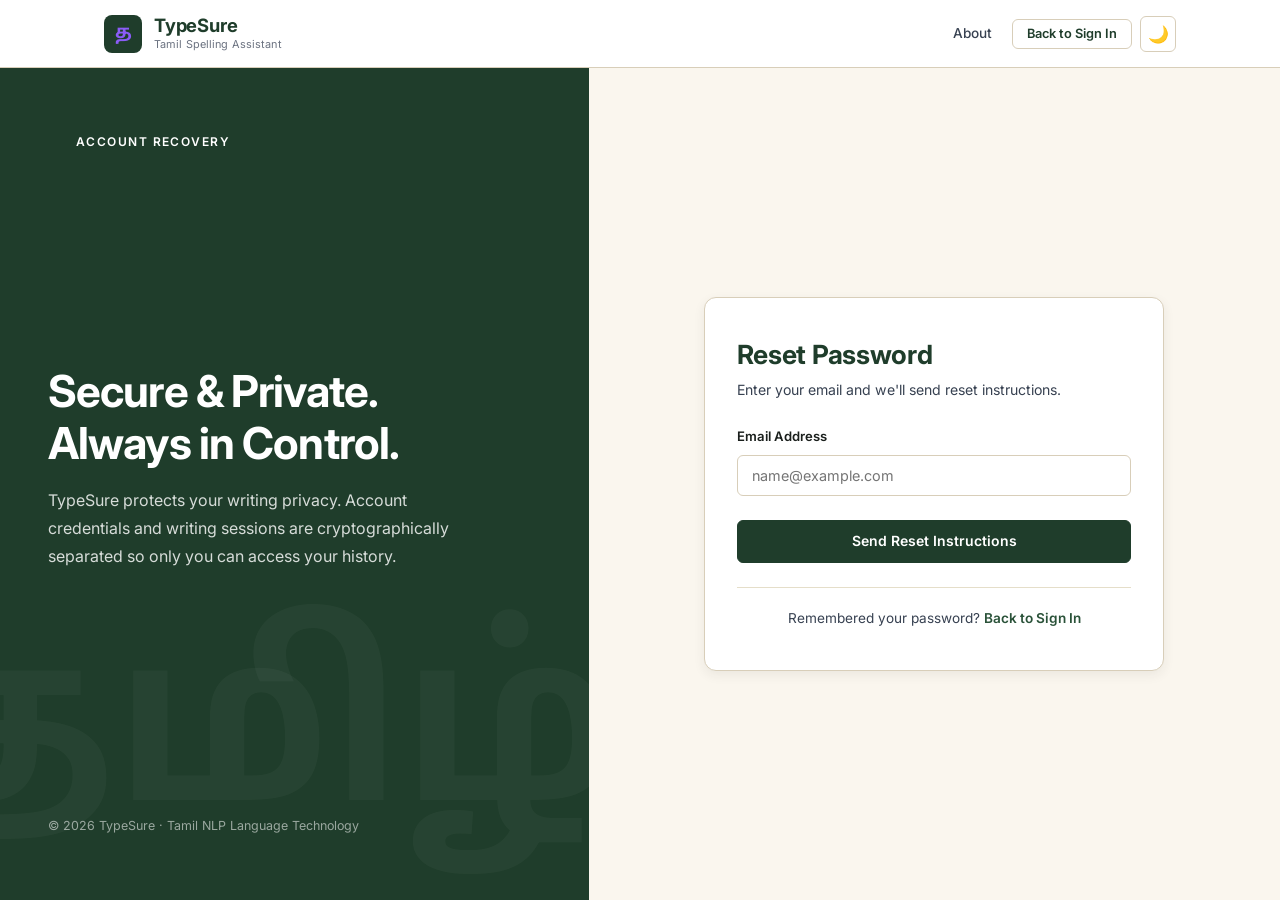
<file: templates/forgot_password.html>
<!DOCTYPE html>
<!-- Author: Harini M -->
<html lang="ta" dir="ltr">
<head>
  <meta charset="UTF-8" />
  <meta name="viewport" content="width=device-width, initial-scale=1.0" />
  <title>Reset Password — TypeSure</title>
  <meta name="description" content="Recover access to your TypeSure account." />
  <link rel="icon" type="image/x-icon" href="/favicon.ico" />
  <link rel="icon" type="image/png" sizes="32x32" href="/static/favicon-32x32.png" />
  <link rel="icon" type="image/png" sizes="16x16" href="/static/favicon-16x16.png" />

  <!-- Fonts -->
  <link rel="preconnect" href="https://fonts.googleapis.com" />
  <link rel="preconnect" href="https://fonts.gstatic.com" crossorigin />
  <link href="https://fonts.googleapis.com/css2?family=Inter:wght@300;400;500;600;700&family=Noto+Sans+Tamil:wght@300;400;500;600;700&display=swap" rel="stylesheet" />

  <link rel="stylesheet" href="/static/css/style.css" />

  <script>
    (function() {
      const savedTheme = localStorage.getItem('typesure_theme') || 'light';
      if (savedTheme === 'dark') {
        document.documentElement.setAttribute('data-theme', 'dark');
      }
    })();
  </script>
</head>
<body>

<header class="site-header">
  <div class="container header-inner">
    <a href="/" class="brand" aria-label="TypeSure Home">
      <div class="brand-logo" aria-hidden="true">
        <span class="logo-icon">த</span>
      </div>
      <div class="brand-text">
        <span class="brand-name">TypeSure</span>
        <span class="brand-subtitle">Tamil Spelling Assistant</span>
      </div>
    </a>
    <nav class="site-nav" aria-label="Main navigation">
      <a href="/about" class="nav-link">About</a>
      <a href="/login" class="btn btn-outline btn-sm">Back to Sign In</a>
      <button class="theme-toggle-btn" id="theme-toggle" aria-label="Toggle light or dark theme" title="Toggle theme">
        <span class="theme-toggle-icon" id="theme-icon">🌙</span>
      </button>
    </nav>
  </div>
</header>

<main class="auth-split-wrapper">
  <!-- Left Editorial Hero Section -->
  <section class="auth-left" aria-label="Brand Overview">
    <div class="auth-brand-badge">Account Recovery</div>
    
    <div class="auth-left-content">
      <h1 class="auth-left-title">
        Secure &amp; Private.<br />
        <span style="color: var(--gold);">Always in Control.</span>
      </h1>
      <p class="auth-left-desc">
        TypeSure protects your writing privacy. Account credentials and
        writing sessions are cryptographically separated so only you can access
        your history.
      </p>
    </div>

    <div class="auth-left-footer">
      &copy; <span id="copy-year"></span> TypeSure · Tamil NLP Language Technology
    </div>
  </section>

  <!-- Right Authentication Form Section -->
  <section class="auth-right" aria-label="Password Reset Form">
    <div class="auth-card">
      <div class="auth-card-header">
        <h2 class="auth-card-title">Reset Password</h2>
        <p class="auth-card-subtitle">Enter your email and we'll send reset instructions.</p>
      </div>

      <div class="notice notice-info hidden" id="reset-success-alert" role="status" style="margin-bottom: var(--sp-4);">
        <span class="notice-icon">✓</span>
        <span id="reset-success-msg">Reset instructions sent. Please check your inbox.</span>
      </div>

      <div class="notice notice-error hidden" id="reset-error-alert" role="alert" style="margin-bottom: var(--sp-4);">
        <span class="notice-icon">⚠️</span>
        <span id="reset-error-msg">Could not process request.</span>
      </div>

      <form id="forgot-form" class="auth-form" novalidate>
        <div class="form-group">
          <label class="form-label" for="reset-email">Email Address</label>
          <input
            type="email"
            id="reset-email"
            name="email"
            class="form-input"
            placeholder="name@example.com"
            required
            autocomplete="email"
          />
        </div>

        <button type="submit" class="btn btn-primary" id="btn-reset-submit" style="width: 100%; padding: 12px; margin-top: var(--sp-2);">
          Send Reset Instructions
        </button>
      </form>

      <div class="auth-card-footer">
        Remembered your password?
        <a href="/login" class="form-link">Back to Sign In</a>
      </div>
    </div>
  </section>
</main>

<script src="/static/js/auth.js"></script>
</body>
</html>
</file>
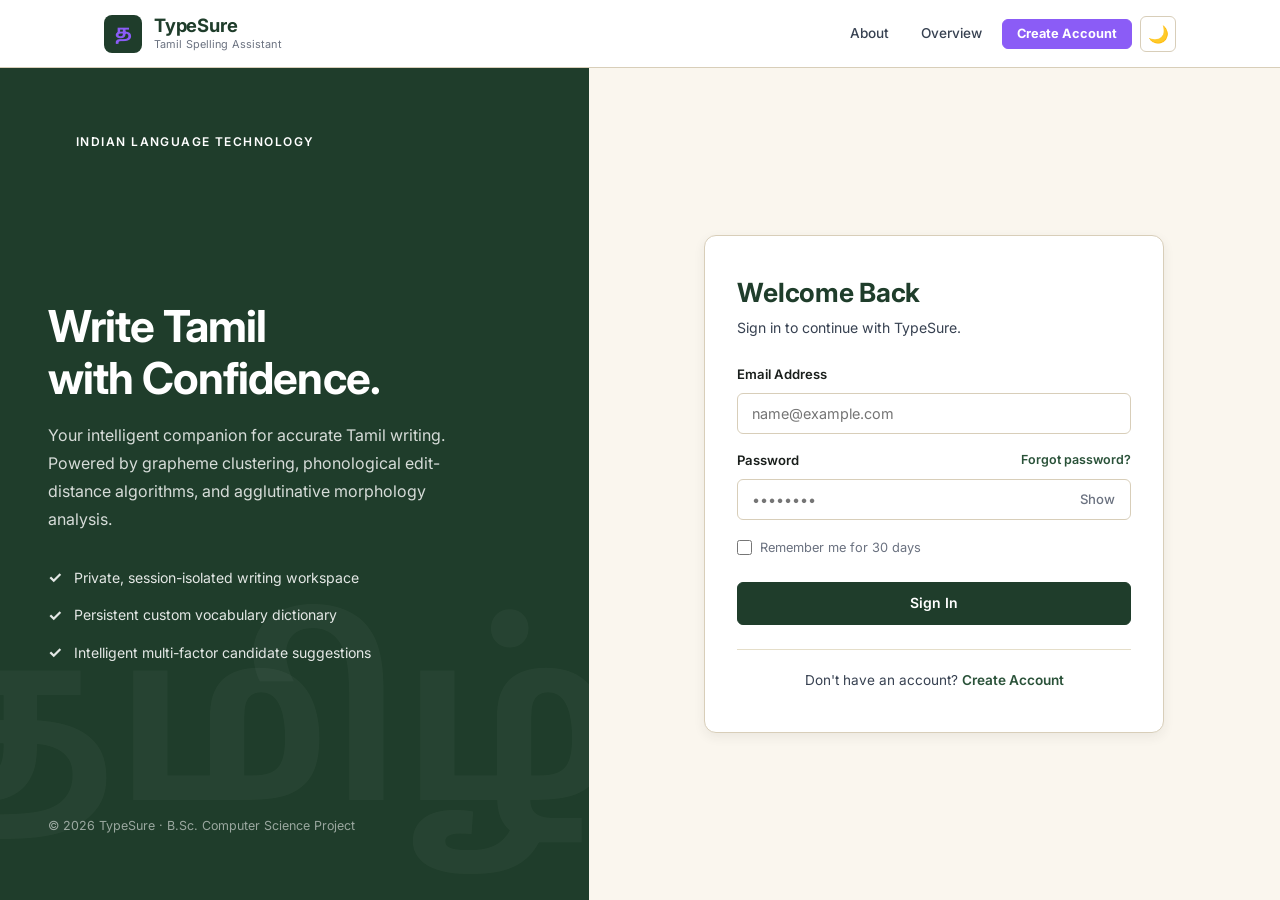
<file: templates/login.html>
<!DOCTYPE html>
<!-- Author: Harini M -->
<html lang="ta" dir="ltr">
<head>
  <meta charset="UTF-8" />
  <meta name="viewport" content="width=device-width, initial-scale=1.0" />
  <title>Sign In — TypeSure</title>
  <meta name="description" content="Sign in to your TypeSure account to manage your Tamil spelling checks, custom dictionary, and writing history." />
  <link rel="icon" type="image/x-icon" href="/favicon.ico" />
  <link rel="icon" type="image/png" sizes="32x32" href="/static/favicon-32x32.png" />
  <link rel="icon" type="image/png" sizes="16x16" href="/static/favicon-16x16.png" />

  <!-- Fonts -->
  <link rel="preconnect" href="https://fonts.googleapis.com" />
  <link rel="preconnect" href="https://fonts.gstatic.com" crossorigin />
  <link href="https://fonts.googleapis.com/css2?family=Inter:wght@300;400;500;600;700&family=Noto+Sans+Tamil:wght@300;400;500;600;700&display=swap" rel="stylesheet" />

  <link rel="stylesheet" href="/static/css/style.css" />

  <!-- Theme initialization script (prevents flash of wrong theme) -->
  <script>
    (function() {
      const savedTheme = localStorage.getItem('typesure_theme') || 'light';
      if (savedTheme === 'dark') {
        document.documentElement.setAttribute('data-theme', 'dark');
      }
    })();
  </script>
</head>
<body>

<header class="site-header">
  <div class="container header-inner">
    <a href="/" class="brand" aria-label="TypeSure Home">
      <div class="brand-logo" aria-hidden="true">
        <span class="logo-icon">த</span>
      </div>
      <div class="brand-text">
        <span class="brand-name">TypeSure</span>
        <span class="brand-subtitle">Tamil Spelling Assistant</span>
      </div>
    </a>
    <nav class="site-nav" aria-label="Main navigation">
      <a href="/about" class="nav-link">About</a>
      <a href="/landing" class="nav-link">Overview</a>
      <a href="/register" class="btn btn-accent btn-sm">Create Account</a>
      <button class="theme-toggle-btn" id="theme-toggle" aria-label="Toggle light or dark theme" title="Toggle theme">
        <span class="theme-toggle-icon" id="theme-icon">🌙</span>
      </button>
    </nav>
  </div>
</header>

<main class="auth-split-wrapper">
  <!-- Left Editorial Hero Section -->
  <section class="auth-left" aria-label="Brand Overview">
    <div class="auth-brand-badge">Indian Language Technology</div>
    
    <div class="auth-left-content">
      <h1 class="auth-left-title">
        Write Tamil<br />
        with <span style="color: var(--gold);">Confidence.</span>
      </h1>
      <p class="auth-left-desc">
        Your intelligent companion for accurate Tamil writing. Powered by
        grapheme clustering, phonological edit-distance algorithms, and
        agglutinative morphology analysis.
      </p>

      <div class="auth-features-list">
        <div class="auth-feature-point">
          <span class="check-glyph">✓</span>
          <span>Private, session-isolated writing workspace</span>
        </div>
        <div class="auth-feature-point">
          <span class="check-glyph">✓</span>
          <span>Persistent custom vocabulary dictionary</span>
        </div>
        <div class="auth-feature-point">
          <span class="check-glyph">✓</span>
          <span>Intelligent multi-factor candidate suggestions</span>
        </div>
      </div>
    </div>

    <div class="auth-left-footer">
      &copy; <span id="copy-year"></span> TypeSure · B.Sc. Computer Science Project
    </div>
  </section>

  <!-- Right Authentication Form Section -->
  <section class="auth-right" aria-label="Sign In Form">
    <div class="auth-card">
      <div class="auth-card-header">
        <h2 class="auth-card-title">Welcome Back</h2>
        <p class="auth-card-subtitle">Sign in to continue with TypeSure.</p>
      </div>

      <div class="notice notice-error hidden" id="login-error-alert" role="alert" style="margin-bottom: var(--sp-4);">
        <span class="notice-icon">⚠️</span>
        <span id="login-error-msg">Invalid credentials.</span>
      </div>

      <form id="login-form" class="auth-form" novalidate>
        <div class="form-group">
          <label class="form-label" for="login-email">Email Address</label>
          <input
            type="email"
            id="login-email"
            name="email"
            class="form-input"
            placeholder="name@example.com"
            required
            autocomplete="email"
          />
        </div>

        <div class="form-group">
          <div class="form-label">
            <label for="login-password">Password</label>
            <a href="/forgot-password" class="form-link" style="font-size: 0.78rem;">Forgot password?</a>
          </div>
          <div class="input-with-icon">
            <input
              type="password"
              id="login-password"
              name="password"
              class="form-input"
              placeholder="••••••••"
              required
              autocomplete="current-password"
            />
            <button type="button" class="input-action-btn" id="toggle-password" aria-label="Toggle password visibility">
              Show
            </button>
          </div>
        </div>

        <div class="form-options-row">
          <label class="checkbox-label" for="login-remember">
            <input type="checkbox" id="login-remember" name="remember" />
            <span>Remember me for 30 days</span>
          </label>
        </div>

        <button type="submit" class="btn btn-primary" id="btn-login-submit" style="width: 100%; padding: 12px; margin-top: var(--sp-2);">
          Sign In
        </button>
      </form>

      <div class="auth-card-footer">
        Don't have an account?
        <a href="/register" class="form-link">Create Account</a>
      </div>
    </div>
  </section>
</main>

<script src="/static/js/auth.js"></script>
</body>
</html>
</file>
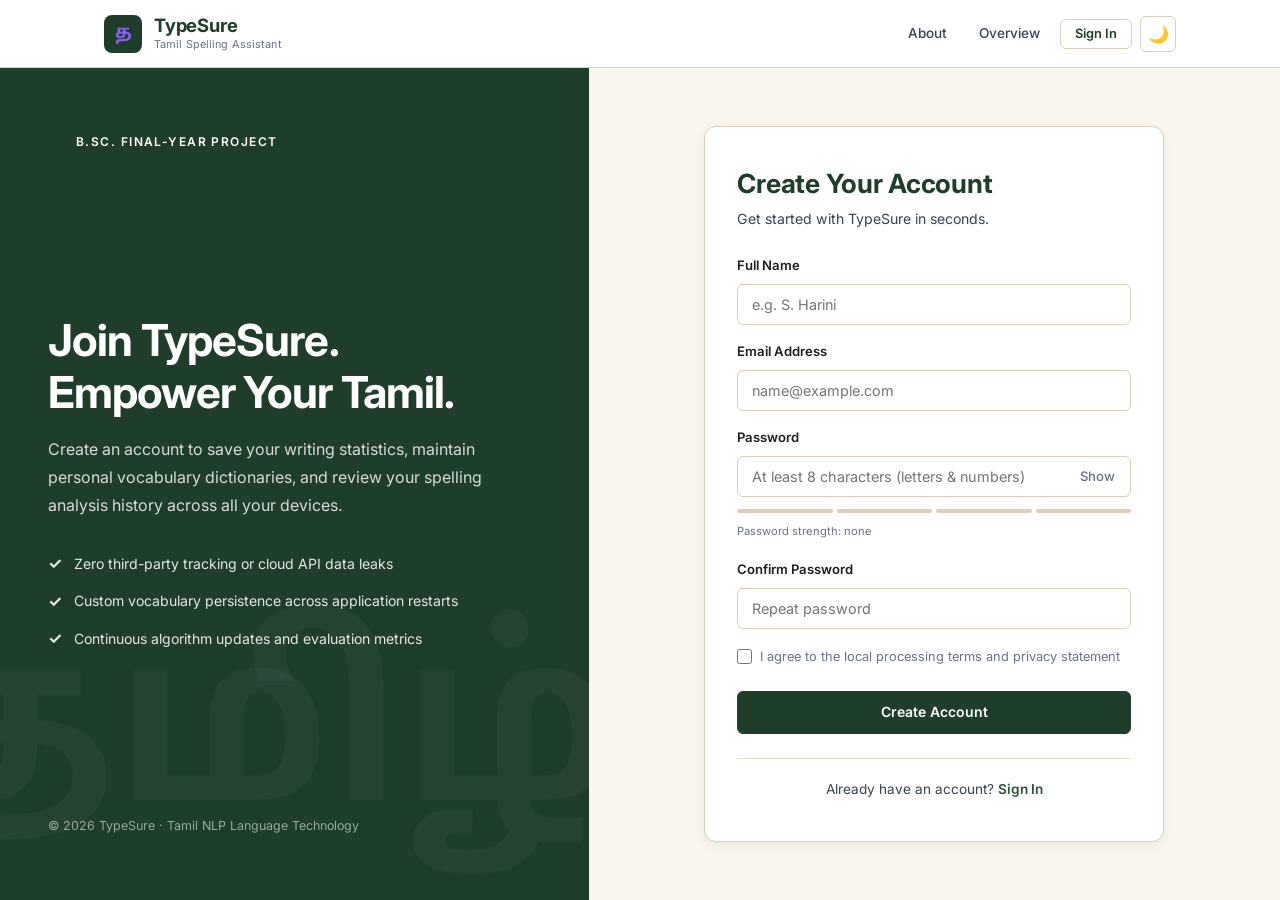
<file: templates/register.html>
<!DOCTYPE html>
<!-- Author: Harini M -->
<html lang="ta" dir="ltr">
<head>
  <meta charset="UTF-8" />
  <meta name="viewport" content="width=device-width, initial-scale=1.0" />
  <title>Create Account — TypeSure</title>
  <meta name="description" content="Register for a TypeSure account to unlock persistent history, custom dictionary imports, and Tamil writing analytics." />
  <link rel="icon" type="image/x-icon" href="/favicon.ico" />
  <link rel="icon" type="image/png" sizes="32x32" href="/static/favicon-32x32.png" />
  <link rel="icon" type="image/png" sizes="16x16" href="/static/favicon-16x16.png" />

  <!-- Fonts -->
  <link rel="preconnect" href="https://fonts.googleapis.com" />
  <link rel="preconnect" href="https://fonts.gstatic.com" crossorigin />
  <link href="https://fonts.googleapis.com/css2?family=Inter:wght@300;400;500;600;700&family=Noto+Sans+Tamil:wght@300;400;500;600;700&display=swap" rel="stylesheet" />

  <link rel="stylesheet" href="/static/css/style.css" />

  <script>
    (function() {
      const savedTheme = localStorage.getItem('typesure_theme') || 'light';
      if (savedTheme === 'dark') {
        document.documentElement.setAttribute('data-theme', 'dark');
      }
    })();
  </script>
</head>
<body>

<header class="site-header">
  <div class="container header-inner">
    <a href="/" class="brand" aria-label="TypeSure Home">
      <div class="brand-logo" aria-hidden="true">
        <span class="logo-icon">த</span>
      </div>
      <div class="brand-text">
        <span class="brand-name">TypeSure</span>
        <span class="brand-subtitle">Tamil Spelling Assistant</span>
      </div>
    </a>
    <nav class="site-nav" aria-label="Main navigation">
      <a href="/about" class="nav-link">About</a>
      <a href="/landing" class="nav-link">Overview</a>
      <a href="/login" class="btn btn-outline btn-sm">Sign In</a>
      <button class="theme-toggle-btn" id="theme-toggle" aria-label="Toggle light or dark theme" title="Toggle theme">
        <span class="theme-toggle-icon" id="theme-icon">🌙</span>
      </button>
    </nav>
  </div>
</header>

<main class="auth-split-wrapper">
  <!-- Left Editorial Hero Section -->
  <section class="auth-left" aria-label="Brand Overview">
    <div class="auth-brand-badge">B.Sc. Final-Year Project</div>
    
    <div class="auth-left-content">
      <h1 class="auth-left-title">
        Join TypeSure.<br />
        <span style="color: var(--gold);">Empower Your Tamil.</span>
      </h1>
      <p class="auth-left-desc">
        Create an account to save your writing statistics, maintain personal
        vocabulary dictionaries, and review your spelling analysis history
        across all your devices.
      </p>

      <div class="auth-features-list">
        <div class="auth-feature-point">
          <span class="check-glyph">✓</span>
          <span>Zero third-party tracking or cloud API data leaks</span>
        </div>
        <div class="auth-feature-point">
          <span class="check-glyph">✓</span>
          <span>Custom vocabulary persistence across application restarts</span>
        </div>
        <div class="auth-feature-point">
          <span class="check-glyph">✓</span>
          <span>Continuous algorithm updates and evaluation metrics</span>
        </div>
      </div>
    </div>

    <div class="auth-left-footer">
      &copy; <span id="copy-year"></span> TypeSure · Tamil NLP Language Technology
    </div>
  </section>

  <!-- Right Authentication Form Section -->
  <section class="auth-right" aria-label="Registration Form">
    <div class="auth-card">
      <div class="auth-card-header">
        <h2 class="auth-card-title">Create Your Account</h2>
        <p class="auth-card-subtitle">Get started with TypeSure in seconds.</p>
      </div>

      <div class="notice notice-error hidden" id="register-error-alert" role="alert" style="margin-bottom: var(--sp-4);">
        <span class="notice-icon">⚠️</span>
        <span id="register-error-msg">Registration error.</span>
      </div>

      <form id="register-form" class="auth-form" novalidate>
        <div class="form-group">
          <label class="form-label" for="reg-name">Full Name</label>
          <input
            type="text"
            id="reg-name"
            name="full_name"
            class="form-input"
            placeholder="e.g. S. Harini"
            required
            autocomplete="name"
          />
        </div>

        <div class="form-group">
          <label class="form-label" for="reg-email">Email Address</label>
          <input
            type="email"
            id="reg-email"
            name="email"
            class="form-input"
            placeholder="name@example.com"
            required
            autocomplete="email"
          />
        </div>

        <div class="form-group">
          <label class="form-label" for="reg-password">Password</label>
          <div class="input-with-icon">
            <input
              type="password"
              id="reg-password"
              name="password"
              class="form-input"
              placeholder="At least 8 characters (letters &amp; numbers)"
              required
              autocomplete="new-password"
            />
            <button type="button" class="input-action-btn" id="toggle-reg-password" aria-label="Toggle password visibility">
              Show
            </button>
          </div>
          <!-- Password strength meter -->
          <div class="password-strength-container">
            <div class="strength-bars">
              <div class="strength-segment" id="str-1"></div>
              <div class="strength-segment" id="str-2"></div>
              <div class="strength-segment" id="str-3"></div>
              <div class="strength-segment" id="str-4"></div>
            </div>
            <span class="strength-label" id="strength-text">Password strength: none</span>
          </div>
        </div>

        <div class="form-group">
          <label class="form-label" for="reg-confirm-password">Confirm Password</label>
          <input
            type="password"
            id="reg-confirm-password"
            name="confirm_password"
            class="form-input"
            placeholder="Repeat password"
            required
            autocomplete="new-password"
          />
          <span class="form-error-feedback hidden" id="confirm-feedback">Passwords do not match.</span>
        </div>

        <div class="form-options-row">
          <label class="checkbox-label" for="reg-terms">
            <input type="checkbox" id="reg-terms" required />
            <span>I agree to the local processing terms and privacy statement</span>
          </label>
        </div>

        <button type="submit" class="btn btn-primary" id="btn-register-submit" style="width: 100%; padding: 12px; margin-top: var(--sp-2);">
          Create Account
        </button>
      </form>

      <div class="auth-card-footer">
        Already have an account?
        <a href="/login" class="form-link">Sign In</a>
      </div>
    </div>
  </section>
</main>

<script src="/static/js/auth.js"></script>
</body>
</html>
</file>
<file: static/css/style.css>
/* Author: Harini M */
/* ==========================================================================
   TypeSure — Premium Design System
   Tamil Spelling Detection & Correction
   Design: Editorial SaaS + Indian Language Technology
   ========================================================================== */

/* --------------------------------------------------------------------------
   1. Design Tokens
   -------------------------------------------------------------------------- */
:root {
  /* Brand Palette (Exact Specifications: Forest Green + Sand Beige + Electric Purple) */
  --forest:          #1F3D2B;
  --forest-deep:     #14281C;
  --sand:            #E8DCC4;
  --sand-light:      #FAF6EE;
  --purple:          #8B5CF6;
  --purple-hover:    #7C3AED;
  --purple-light:    #F5F3FF;
  --charcoal:        #1A1F1C;
  --white:           #FFFFFF;
  --grey:            #6B7280;
  --soft-border:     #D8CEB9;
  --error-red:       #DC2626;

  /* Semantic Variables (Light Theme) */
  --color-bg:              var(--sand-light);
  --color-surface:         var(--white);
  --color-surface-hover:   #F3EDE0;
  --color-primary:         var(--forest);
  --color-primary-deep:    var(--forest-deep);
  --color-secondary:       #2A5239;
  --color-accent:          var(--purple);
  --color-accent-hover:    var(--purple-hover);
  --color-text:            var(--charcoal);
  --color-text-secondary:  #374151;
  --color-text-muted:      var(--grey);
  --color-border:          var(--soft-border);
  --color-border-light:    #E5DEC9;

  /* States */
  --color-warning:         #B45309;
  --color-warning-bg:      #FEF3C7;
  --color-warning-border:  #FCD34D;
  --color-danger:          var(--error-red);
  --color-danger-bg:       #FEE2E2;
  --color-danger-border:   #FCA5A5;
  --color-success:         #059669;
  --color-success-bg:      #D1FAE5;
  --color-info:            #2563EB;
  --color-info-bg:         #DBEAFE;
  --color-info-border:     #93C5FD;

  /* Typography */
  --font-ui:    'Inter', system-ui, -apple-system, 'Segoe UI', sans-serif;
  --font-tamil: 'Noto Sans Tamil', 'Latha', 'TAU_Elango_Barathi', sans-serif;
  --font-mono:  'SF Mono', 'Fira Code', 'Consolas', monospace;

  /* Spacing (4px grid) */
  --sp-1:  0.25rem;
  --sp-2:  0.5rem;
  --sp-3:  0.75rem;
  --sp-4:  1rem;
  --sp-5:  1.25rem;
  --sp-6:  1.5rem;
  --sp-8:  2rem;
  --sp-10: 2.5rem;
  --sp-12: 3rem;
  --sp-16: 4rem;
  --sp-20: 5rem;
  --sp-24: 6rem;

  /* Radii */
  --radius-sm:   4px;
  --radius-md:   6px;
  --radius-lg:   8px;
  --radius-xl:   12px;
  --radius-full: 9999px;

  /* Shadows */
  --shadow-xs:  0 1px 2px rgba(41,45,42,0.04);
  --shadow-sm:  0 1px 4px rgba(41,45,42,0.06), 0 1px 2px rgba(41,45,42,0.03);
  --shadow-md:  0 4px 12px rgba(41,45,42,0.07);
  --shadow-lg:  0 8px 28px rgba(41,45,42,0.09);
  --shadow-xl:  0 16px 48px rgba(41,45,42,0.12);

  /* Motion */
  --ease:           cubic-bezier(0.4, 0, 0.2, 1);
  --duration:       160ms;
  --duration-slow:  280ms;

  /* Layout */
  --container-max:    1120px;
  --container-narrow: 840px;
  --header-height:    68px;
}

/* --------------------------------------------------------------------------
   2. Reset & Base
   -------------------------------------------------------------------------- */
*, *::before, *::after { box-sizing: border-box; margin: 0; padding: 0; }

html {
  font-size: 16px;
  scroll-behavior: smooth;
  -webkit-font-smoothing: antialiased;
  -moz-osx-font-smoothing: grayscale;
  text-rendering: optimizeLegibility;
}

body {
  font-family: var(--font-ui);
  background: var(--color-bg);
  color: var(--color-text);
  line-height: 1.6;
  min-height: 100vh;
  display: flex;
  flex-direction: column;
}

img, svg { display: block; max-width: 100%; }

a {
  color: var(--color-secondary);
  text-decoration: none;
  transition: color var(--duration) var(--ease);
}
a:hover { color: var(--color-primary); }

button { cursor: pointer; font-family: inherit; }
ul, ol { list-style: none; }

::selection {
  background: rgba(40,116,91,0.15);
  color: var(--color-primary);
}

/* --------------------------------------------------------------------------
   3. Utilities
   -------------------------------------------------------------------------- */
.hidden { display: none !important; }

.container {
  width: 100%;
  max-width: var(--container-max);
  margin: 0 auto;
  padding: 0 var(--sp-6);
}

.tamil-text {
  font-family: var(--font-tamil);
  font-size: 1.05em;
}

.section-label {
  display: inline-block;
  font-size: 0.7rem;
  font-weight: 700;
  letter-spacing: 0.12em;
  text-transform: uppercase;
  color: var(--color-accent);
  margin-bottom: var(--sp-4);
}

.section-title {
  font-size: 1.75rem;
  font-weight: 700;
  color: var(--color-primary);
  line-height: 1.25;
  margin-bottom: var(--sp-3);
}

.section-desc {
  font-size: 1rem;
  color: var(--color-text-secondary);
  line-height: 1.75;
  max-width: 560px;
}

/* --------------------------------------------------------------------------
   4. Buttons
   -------------------------------------------------------------------------- */
.btn {
  display: inline-flex;
  align-items: center;
  justify-content: center;
  gap: 6px;
  padding: 10px 22px;
  border-radius: var(--radius-md);
  font-size: 0.875rem;
  font-weight: 600;
  border: 1.5px solid transparent;
  transition: all var(--duration) var(--ease);
  white-space: nowrap;
  line-height: 1.2;
  text-decoration: none;
}
.btn:hover { text-decoration: none; }
.btn:active { transform: scale(0.97); }
.btn:disabled {
  opacity: 0.35;
  cursor: not-allowed;
  transform: none !important;
}
.btn:focus-visible {
  outline: 2px solid var(--color-accent);
  outline-offset: 2px;
}
.btn-sm { padding: 6px 14px; font-size: 0.8rem; }
.btn-lg { padding: 14px 32px; font-size: 0.95rem; font-weight: 700; }
.btn-icon { font-size: 1rem; }

.btn-primary {
  background: var(--color-primary);
  color: var(--white);
  border-color: var(--color-primary);
}
.btn-primary:hover {
  background: var(--color-primary-deep);
  border-color: var(--color-primary-deep);
  box-shadow: 0 2px 8px rgba(21,60,50,0.2);
}

.btn-accent {
  background: var(--color-accent);
  color: #FFFFFF;
  border-color: var(--color-accent);
  font-weight: 700;
}
.btn-accent:hover {
  background: var(--color-accent-hover);
  border-color: var(--color-accent-hover);
  color: #FFFFFF;
}

.btn-outline {
  background: transparent;
  color: var(--color-primary);
  border-color: var(--color-border);
}
.btn-outline:hover {
  border-color: var(--color-primary);
  background: rgba(21,60,50,0.04);
}

.btn-outline-light {
  background: transparent;
  color: var(--white);
  border-color: rgba(255,255,255,0.35);
}
.btn-outline-light:hover {
  background: rgba(255,255,255,0.08);
  border-color: rgba(255,255,255,0.6);
}

.btn-ghost {
  background: transparent;
  color: var(--color-text-secondary);
  border-color: transparent;
}
.btn-ghost:hover {
  background: rgba(21,60,50,0.05);
  color: var(--color-primary);
}

.btn-danger {
  background: var(--color-danger);
  color: var(--white);
  border-color: var(--color-danger);
}
.btn-danger:hover {
  background: #7f3025;
  border-color: #7f3025;
}

/* --------------------------------------------------------------------------
   5. Header & Navigation
   -------------------------------------------------------------------------- */
.site-header {
  position: sticky;
  top: 0;
  z-index: 100;
  background: var(--color-surface);
  border-bottom: 1px solid var(--color-border);
  height: var(--header-height);
}

.header-inner {
  display: flex;
  align-items: center;
  justify-content: space-between;
  height: var(--header-height);
  gap: var(--sp-6);
}

/* Brand */
.brand {
  display: flex;
  align-items: center;
  gap: var(--sp-3);
  text-decoration: none;
  flex-shrink: 0;
}

.brand-logo {
  width: 38px;
  height: 38px;
  background: var(--color-primary);
  border-radius: var(--radius-lg);
  display: flex;
  align-items: center;
  justify-content: center;
  flex-shrink: 0;
}

.logo-icon {
  font-family: var(--font-tamil);
  color: var(--color-accent);
  font-size: 1.15rem;
  font-weight: 700;
}

.brand-text {
  display: flex;
  flex-direction: column;
}

.brand-name {
  font-size: 1.15rem;
  font-weight: 700;
  color: var(--color-primary);
  line-height: 1.15;
  letter-spacing: -0.01em;
}

.brand-subtitle {
  font-size: 0.68rem;
  color: var(--color-text-muted);
  font-weight: 400;
  letter-spacing: 0.01em;
}

/* Nav */
.site-nav {
  display: flex;
  align-items: center;
  gap: var(--sp-2);
}

.nav-link {
  font-size: 0.85rem;
  font-weight: 500;
  color: var(--color-text-secondary);
  padding: 6px 12px;
  border-radius: var(--radius-md);
  transition: color var(--duration) var(--ease), background var(--duration) var(--ease);
}
.nav-link:hover,
.nav-link.active {
  color: var(--color-primary);
  background: rgba(21,60,50,0.05);
  text-decoration: none;
}

.hamburger {
  display: none;
  flex-direction: column;
  justify-content: space-between;
  width: 22px;
  height: 16px;
  background: none;
  border: none;
  padding: 0;
}
.hamburger span {
  display: block;
  height: 2px;
  background: var(--color-text);
  border-radius: 2px;
  transition: var(--duration) var(--ease);
}

/* --------------------------------------------------------------------------
   6. Hero Section
   -------------------------------------------------------------------------- */
.hero {
  background: var(--color-primary);
  color: var(--white);
  padding: var(--sp-20) 0 var(--sp-24);
  position: relative;
  overflow: hidden;
}

.hero::after {
  content: 'தமிழ்';
  position: absolute;
  right: -2%;
  top: 50%;
  transform: translateY(-50%);
  font-family: var(--font-tamil);
  font-size: clamp(12rem, 22vw, 20rem);
  font-weight: 700;
  color: rgba(255,255,255,0.03);
  pointer-events: none;
  line-height: 1;
  white-space: nowrap;
}

.hero-content {
  position: relative;
  z-index: 1;
  max-width: 640px;
}

.hero-label {
  display: inline-flex;
  align-items: center;
  gap: var(--sp-2);
  font-size: 0.7rem;
  font-weight: 600;
  letter-spacing: 0.1em;
  text-transform: uppercase;
  color: var(--color-accent);
  margin-bottom: var(--sp-6);
}

.hero-label::before {
  content: '';
  display: block;
  width: 24px;
  height: 1.5px;
  background: var(--color-accent);
}

.hero-title {
  font-size: clamp(2.2rem, 5vw, 3.2rem);
  font-weight: 700;
  line-height: 1.15;
  margin-bottom: var(--sp-6);
  letter-spacing: -0.02em;
}

.hero-accent {
  color: var(--color-accent);
}

.hero-desc {
  font-size: 1.05rem;
  opacity: 0.85;
  line-height: 1.75;
  margin-bottom: var(--sp-8);
  max-width: 520px;
}

.hero-cta {
  display: flex;
  align-items: center;
  gap: var(--sp-4);
  flex-wrap: wrap;
}

/* --------------------------------------------------------------------------
   7. Features Section
   -------------------------------------------------------------------------- */
.features-section {
  padding: var(--sp-24) 0;
  background: var(--color-bg);
}

.features-header {
  text-align: center;
  margin-bottom: var(--sp-12);
}
.features-header .section-label { color: var(--color-accent); }
.features-header .section-desc { margin: 0 auto; }

.features-grid {
  display: grid;
  grid-template-columns: repeat(4, 1fr);
  gap: var(--sp-6);
}

.feature-card {
  background: var(--color-surface);
  border: 1px solid var(--color-border);
  border-top: 3px solid var(--color-accent);
  border-radius: var(--radius-lg);
  padding: var(--sp-8) var(--sp-6);
  transition: box-shadow var(--duration-slow) var(--ease), transform var(--duration-slow) var(--ease);
}
.feature-card:hover {
  box-shadow: var(--shadow-md);
  transform: translateY(-2px);
}

.feature-icon {
  font-size: 1.6rem;
  margin-bottom: var(--sp-4);
  display: block;
}

.feature-title {
  font-size: 0.95rem;
  font-weight: 700;
  color: var(--color-primary);
  margin-bottom: var(--sp-2);
  line-height: 1.3;
}

.feature-desc {
  font-size: 0.84rem;
  color: var(--color-text-secondary);
  line-height: 1.65;
}

/* --------------------------------------------------------------------------
   8. How It Works Section
   -------------------------------------------------------------------------- */
.how-section {
  padding: var(--sp-24) 0;
  background: var(--color-surface);
  border-top: 1px solid var(--color-border-light);
  border-bottom: 1px solid var(--color-border-light);
}

.how-header {
  text-align: center;
  margin-bottom: var(--sp-12);
}
.how-header .section-desc { margin: 0 auto; }

.steps-grid {
  display: grid;
  grid-template-columns: repeat(3, 1fr);
  gap: var(--sp-8);
  position: relative;
}

.step-card {
  text-align: center;
  padding: 0 var(--sp-4);
}

.step-number {
  display: inline-flex;
  align-items: center;
  justify-content: center;
  width: 48px;
  height: 48px;
  border-radius: 50%;
  background: var(--color-primary);
  color: var(--color-accent);
  font-size: 1.1rem;
  font-weight: 700;
  margin-bottom: var(--sp-5);
}

.step-title {
  font-size: 1rem;
  font-weight: 700;
  color: var(--color-primary);
  margin-bottom: var(--sp-2);
}

.step-desc {
  font-size: 0.85rem;
  color: var(--color-text-secondary);
  line-height: 1.65;
  max-width: 280px;
  margin: 0 auto;
}

/* --------------------------------------------------------------------------
   9. Workspace Section (Main Editor Area)
   -------------------------------------------------------------------------- */
.workspace-section {
  flex: 1;
  padding-top: var(--sp-12);
  padding-bottom: var(--sp-16);
  display: flex;
  flex-direction: column;
  gap: var(--sp-8);
}

.workspace-title-bar {
  display: flex;
  align-items: center;
  justify-content: space-between;
  flex-wrap: wrap;
  gap: var(--sp-4);
  margin-bottom: var(--sp-2);
}
.workspace-title-bar .section-title { margin-bottom: 0; }

/* --------------------------------------------------------------------------
   10. Cards
   -------------------------------------------------------------------------- */
.card {
  background: var(--color-surface);
  border: 1px solid var(--color-border);
  border-radius: var(--radius-lg);
  box-shadow: var(--shadow-xs);
  overflow: hidden;
}

.card-header {
  display: flex;
  align-items: center;
  justify-content: space-between;
  flex-wrap: wrap;
  gap: var(--sp-3);
  padding: var(--sp-4) var(--sp-6);
  border-bottom: 1px solid var(--color-border-light);
  background: var(--ivory);
}

.card-title {
  font-size: 0.9rem;
  font-weight: 600;
  color: var(--color-primary);
  display: flex;
  align-items: center;
  gap: var(--sp-2);
}

.card-icon {
  font-size: 1rem;
  opacity: 0.8;
}

/* --------------------------------------------------------------------------
   11. Editor Card
   -------------------------------------------------------------------------- */
.editor-card .card-header {
  background: var(--ivory);
}

.editor-meta {
  font-size: 0.78rem;
  color: var(--color-text-muted);
  font-weight: 500;
}
.meta-sep { margin: 0 6px; opacity: 0.4; }

.editor-wrap {
  padding: var(--sp-4) var(--sp-6);
  background: var(--color-surface);
}

.tamil-editor {
  width: 100%;
  min-height: 220px;
  padding: var(--sp-5);
  font-family: var(--font-tamil), var(--font-ui);
  font-size: 1.15rem;
  line-height: 1.9;
  border: 1.5px solid var(--color-border);
  border-radius: var(--radius-md);
  background: var(--ivory);
  color: var(--color-text);
  resize: vertical;
  transition: border-color var(--duration) var(--ease), box-shadow var(--duration) var(--ease);
  outline: none;
}
.tamil-editor:focus {
  border-color: var(--color-secondary);
  box-shadow: 0 0 0 3px rgba(40,116,91,0.1);
  background: var(--white);
}
.tamil-editor::placeholder {
  color: var(--color-text-muted);
  font-family: var(--font-tamil), var(--font-ui);
  font-size: 1rem;
}

.editor-footer {
  display: flex;
  align-items: center;
  justify-content: space-between;
  flex-wrap: wrap;
  gap: var(--sp-3);
  padding: var(--sp-3) var(--sp-6);
  border-top: 1px solid var(--color-border-light);
  background: var(--ivory);
}

.sample-btns {
  display: flex;
  align-items: center;
  gap: var(--sp-1);
  flex-wrap: wrap;
}
.sample-label {
  font-size: 0.75rem;
  color: var(--color-text-muted);
  margin-right: 4px;
  font-weight: 500;
}

.action-btns {
  display: flex;
  align-items: center;
  gap: var(--sp-2);
}

.store-text-row {
  padding: var(--sp-3) var(--sp-6);
  border-top: 1px solid var(--color-border-light);
  background: var(--ivory);
}

.checkbox-label {
  display: flex;
  align-items: center;
  gap: var(--sp-2);
  font-size: 0.8rem;
  color: var(--color-text-muted);
  cursor: pointer;
  user-select: none;
}
.checkbox-label input[type="checkbox"] {
  accent-color: var(--color-secondary);
  width: 15px;
  height: 15px;
}

/* --------------------------------------------------------------------------
   12. Loading & Error States
   -------------------------------------------------------------------------- */
.loading-overlay {
  display: none;
  align-items: center;
  justify-content: center;
  gap: var(--sp-4);
  padding: var(--sp-10);
  background: var(--color-surface);
  border: 1px solid var(--color-border);
  border-radius: var(--radius-lg);
  font-size: 0.9rem;
  color: var(--color-primary);
  font-weight: 500;
}
.loading-overlay.visible { display: flex; }

.spinner {
  width: 24px;
  height: 24px;
  border: 2.5px solid var(--sage-light);
  border-top-color: var(--color-secondary);
  border-radius: 50%;
  animation: spin 0.65s linear infinite;
  flex-shrink: 0;
}
@keyframes spin { to { transform: rotate(360deg); } }

/* --------------------------------------------------------------------------
   13. Notices & Banners
   -------------------------------------------------------------------------- */
.notice {
  display: flex;
  align-items: flex-start;
  gap: var(--sp-3);
  padding: var(--sp-4) var(--sp-6);
  border-radius: var(--radius-lg);
  font-size: 0.85rem;
  line-height: 1.65;
  border: 1px solid transparent;
  position: relative;
}

.notice-icon {
  font-size: 1rem;
  flex-shrink: 0;
  margin-top: 2px;
}

.notice-info {
  background: var(--color-info-bg);
  border-color: var(--color-info-border);
  color: #1a4d78;
}

.notice-warn {
  background: var(--color-warning-bg);
  border-color: var(--color-warning-border);
  color: #6b5115;
}

.notice-error {
  background: var(--color-danger-bg);
  border-color: var(--color-danger-border);
  color: #6b2019;
}

.notice-close {
  position: absolute;
  top: var(--sp-2);
  right: var(--sp-3);
  background: none;
  border: none;
  font-size: 0.8rem;
  opacity: 0.5;
  cursor: pointer;
  padding: 2px 6px;
  border-radius: var(--radius-sm);
  color: inherit;
  line-height: 1;
}
.notice-close:hover { opacity: 1; background: rgba(0,0,0,0.06); }

/* --------------------------------------------------------------------------
   14. Statistics Grid
   -------------------------------------------------------------------------- */
.stats-section .section-title {
  font-size: 0.95rem;
  margin-bottom: var(--sp-4);
}

.stats-grid {
  display: grid;
  grid-template-columns: repeat(4, 1fr);
  gap: var(--sp-4);
}

.stat-card {
  background: var(--color-surface);
  border: 1px solid var(--color-border);
  border-radius: var(--radius-lg);
  padding: var(--sp-5) var(--sp-5);
  position: relative;
  overflow: hidden;
  transition: transform var(--duration-slow) var(--ease), box-shadow var(--duration-slow) var(--ease);
}
.stat-card::before {
  content: '';
  position: absolute;
  top: 0;
  left: 0;
  right: 0;
  height: 3px;
  background: var(--color-primary);
}
.stat-card:hover {
  transform: translateY(-1px);
  box-shadow: var(--shadow-sm);
}

.stat-card--warning::before { background: var(--color-warning); }
.stat-card--success::before { background: var(--color-success); }
.stat-card--accent::before  { background: var(--color-accent); }

.stat-value {
  font-size: 1.85rem;
  font-weight: 700;
  color: var(--color-primary);
  line-height: 1;
  margin-bottom: var(--sp-1);
}
.stat-card--warning .stat-value { color: var(--color-warning); }
.stat-card--success .stat-value { color: var(--color-success); }
.stat-card--accent  .stat-value { color: var(--color-accent); }

.stat-label {
  font-size: 0.78rem;
  font-weight: 500;
  color: var(--color-text-secondary);
}

.stat-note {
  font-size: 0.7rem;
  color: var(--color-text-muted);
  margin-top: var(--sp-2);
  line-height: 1.45;
}

/* --------------------------------------------------------------------------
   15. Results & Issues
   -------------------------------------------------------------------------- */
.results-actions {
  display: flex;
  align-items: center;
  gap: var(--sp-2);
  flex-wrap: wrap;
}

.empty-state {
  padding: var(--sp-12) var(--sp-6);
  text-align: center;
}
.empty-icon { font-size: 2.5rem; margin-bottom: var(--sp-3); }
.empty-title {
  font-size: 0.95rem;
  font-weight: 600;
  color: var(--color-text-secondary);
  margin-bottom: var(--sp-1);
}
.empty-sub {
  font-size: 0.84rem;
  color: var(--color-text-muted);
}

.issues-list {
  padding: var(--sp-5) var(--sp-6);
  display: flex;
  flex-direction: column;
  gap: var(--sp-4);
}

.issue-item {
  border: 1px solid var(--color-border);
  border-radius: var(--radius-lg);
  padding: var(--sp-4) var(--sp-5);
  display: flex;
  flex-direction: column;
  gap: var(--sp-3);
  transition: border-color var(--duration) var(--ease), box-shadow var(--duration) var(--ease);
  animation: fadeSlideIn 0.2s var(--ease);
  background: var(--white);
}
.issue-item:hover {
  border-color: var(--color-warning-border);
  box-shadow: var(--shadow-xs);
}

@keyframes fadeSlideIn {
  from { opacity: 0; transform: translateY(4px); }
  to   { opacity: 1; transform: translateY(0); }
}

.issue-top {
  display: flex;
  align-items: center;
  gap: var(--sp-2);
  flex-wrap: wrap;
}

.issue-badge {
  background: var(--color-warning-bg);
  color: var(--color-warning);
  border: 1px solid var(--color-warning-border);
  padding: 2px 10px;
  border-radius: var(--radius-full);
  font-size: 0.72rem;
  font-weight: 600;
}

.issue-word {
  font-family: var(--font-tamil);
  font-size: 1.1rem;
  font-weight: 600;
  color: var(--color-danger);
  background: var(--color-danger-bg);
  padding: 2px 10px;
  border-radius: var(--radius-sm);
  border: 1px solid var(--color-danger-border);
}

.issue-occ {
  font-size: 0.75rem;
  color: var(--color-text-muted);
}

.suggestions-row {
  display: flex;
  flex-wrap: wrap;
  align-items: center;
  gap: var(--sp-2);
}

.suggestions-label {
  font-size: 0.78rem;
  color: var(--color-text-muted);
  flex-shrink: 0;
  font-weight: 500;
}

.suggestion-btn {
  font-family: var(--font-tamil);
  font-size: 0.95rem;
  padding: 5px 14px;
  background: var(--sage-light);
  color: var(--color-primary);
  border: 1px solid rgba(40,116,91,0.15);
  border-radius: var(--radius-full);
  cursor: pointer;
  transition: all var(--duration) var(--ease);
  display: inline-flex;
  align-items: center;
  gap: 6px;
}
.suggestion-btn:hover {
  background: rgba(40,116,91,0.15);
  border-color: var(--color-secondary);
  transform: scale(1.02);
}

.suggestion-btn .dist-badge {
  font-family: var(--font-ui);
  font-size: 0.65rem;
  background: var(--color-secondary);
  color: var(--white);
  padding: 1px 5px;
  border-radius: var(--radius-full);
  font-weight: 600;
}

.no-suggestions {
  font-size: 0.8rem;
  color: var(--color-text-muted);
  font-style: italic;
}

/* --------------------------------------------------------------------------
   16. Corrected Preview
   -------------------------------------------------------------------------- */
.corrected-preview {
  padding: var(--sp-6);
  white-space: pre-wrap;
  word-break: break-word;
  font-size: 1.1rem;
  line-height: 1.9;
  min-height: 80px;
  background: var(--ivory);
}

.corrections-applied-row {
  padding: var(--sp-3) var(--sp-6);
  border-top: 1px solid var(--color-border-light);
  font-size: 0.8rem;
  color: var(--color-text-muted);
  background: var(--ivory);
}

.corrected-word-ok {
  color: var(--color-success);
}
.corrected-word-changed {
  background: var(--gold-light);
  border-radius: 3px;
  padding: 0 3px;
  color: var(--color-primary);
  font-weight: 600;
  border-bottom: 2px solid var(--color-accent);
}
.corrected-word-unknown {
  color: var(--color-warning);
  text-decoration-line: underline;
  text-decoration-style: wavy;
  text-decoration-color: var(--color-warning);
  text-underline-offset: 3px;
}

/* --------------------------------------------------------------------------
   17. History
   -------------------------------------------------------------------------- */
.history-list {
  padding: var(--sp-4) var(--sp-6);
}

.history-item {
  display: flex;
  align-items: center;
  gap: var(--sp-4);
  padding: var(--sp-3) 0;
  border-bottom: 1px solid var(--color-border-light);
  font-size: 0.85rem;
  animation: fadeSlideIn 0.2s var(--ease);
}
.history-item:last-child { border-bottom: none; }

.history-num {
  width: 28px;
  height: 28px;
  background: var(--ivory);
  color: var(--color-primary);
  border: 1px solid var(--color-border);
  border-radius: 50%;
  font-size: 0.72rem;
  font-weight: 700;
  display: flex;
  align-items: center;
  justify-content: center;
  flex-shrink: 0;
}

.history-meta {
  display: flex;
  flex-direction: column;
  gap: 2px;
  flex: 1;
  min-width: 0;
}

.history-time {
  font-size: 0.72rem;
  color: var(--color-text-muted);
}

.history-stats {
  color: var(--color-text-secondary);
  font-size: 0.82rem;
}
.history-stats strong {
  color: var(--color-warning);
  font-weight: 600;
}

.btn-icon-del {
  background: none;
  border: none;
  color: var(--color-text-muted);
  cursor: pointer;
  padding: 4px 8px;
  font-size: 0.8rem;
  border-radius: var(--radius-sm);
  transition: all var(--duration) var(--ease);
  line-height: 1;
}
.btn-icon-del:hover {
  background: var(--color-danger-bg);
  color: var(--color-danger);
}

/* --------------------------------------------------------------------------
   18. Algorithm & Info Sections
   -------------------------------------------------------------------------- */
.algo-brief-section {
  padding: var(--sp-16) 0;
  background: var(--color-surface);
  border-top: 1px solid var(--color-border-light);
}

.algo-brief-section .section-desc {
  margin-bottom: var(--sp-8);
}

.algo-brief-grid {
  display: grid;
  grid-template-columns: repeat(3, 1fr);
  gap: var(--sp-6);
}

.algo-brief-card {
  padding: var(--sp-6);
  border: 1px solid var(--color-border);
  border-radius: var(--radius-lg);
  background: var(--ivory);
}

.algo-brief-card h3 {
  font-size: 0.9rem;
  font-weight: 700;
  color: var(--color-primary);
  margin-bottom: var(--sp-2);
}

.algo-brief-card p {
  font-size: 0.84rem;
  color: var(--color-text-secondary);
  line-height: 1.7;
}

/* Privacy band */
.privacy-band {
  padding: var(--sp-12) 0;
  background: var(--color-primary);
  color: var(--white);
}

.privacy-band-inner {
  display: flex;
  align-items: flex-start;
  gap: var(--sp-8);
}

.privacy-icon {
  font-size: 2rem;
  flex-shrink: 0;
  opacity: 0.8;
}

.privacy-band h2 {
  font-size: 1.25rem;
  font-weight: 700;
  margin-bottom: var(--sp-2);
  color: var(--white);
}

.privacy-band p {
  font-size: 0.9rem;
  opacity: 0.85;
  line-height: 1.7;
  max-width: 600px;
}

/* --------------------------------------------------------------------------
   19. Footer
   -------------------------------------------------------------------------- */
.site-footer {
  background: var(--color-primary);
  color: rgba(255,255,255,0.75);
  padding: var(--sp-12) 0 var(--sp-8);
  margin-top: auto;
}

.footer-inner {
  display: flex;
  flex-direction: column;
  gap: var(--sp-6);
}

.footer-top {
  display: flex;
  justify-content: space-between;
  align-items: flex-start;
  flex-wrap: wrap;
  gap: var(--sp-8);
}

.footer-brand-block .footer-brand {
  font-size: 1.1rem;
  font-weight: 700;
  color: var(--white);
  margin-bottom: var(--sp-2);
}

.footer-desc {
  font-size: 0.82rem;
  max-width: 360px;
  line-height: 1.7;
}

.footer-links {
  display: flex;
  gap: var(--sp-8);
}

.footer-link-group h4 {
  font-size: 0.72rem;
  font-weight: 700;
  letter-spacing: 0.1em;
  text-transform: uppercase;
  color: var(--color-accent);
  margin-bottom: var(--sp-3);
}

.footer-link-group ul {
  display: flex;
  flex-direction: column;
  gap: var(--sp-2);
}

.footer-link-group a {
  font-size: 0.82rem;
  color: rgba(255,255,255,0.65);
  transition: color var(--duration) var(--ease);
}
.footer-link-group a:hover { color: var(--white); }

.footer-bottom {
  padding-top: var(--sp-6);
  border-top: 1px solid rgba(255,255,255,0.1);
  display: flex;
  justify-content: space-between;
  align-items: center;
  flex-wrap: wrap;
  gap: var(--sp-2);
}

.footer-disclaimer {
  font-size: 0.72rem;
  opacity: 0.55;
}

.footer-tech {
  font-size: 0.72rem;
  opacity: 0.55;
}

/* --------------------------------------------------------------------------
   20. Modals
   -------------------------------------------------------------------------- */
.modal-overlay {
  position: fixed;
  inset: 0;
  background: rgba(21,60,50,0.55);
  backdrop-filter: blur(4px);
  z-index: 200;
  display: flex;
  align-items: center;
  justify-content: center;
  padding: var(--sp-4);
  animation: fadeIn 0.12s var(--ease);
}

@keyframes fadeIn { from { opacity: 0; } to { opacity: 1; } }

.modal {
  background: var(--color-surface);
  border-radius: var(--radius-xl);
  box-shadow: var(--shadow-xl);
  width: 100%;
  max-width: 520px;
  max-height: 90vh;
  overflow-y: auto;
  animation: modalIn 0.18s var(--ease);
}
.modal--sm { max-width: 400px; }

@keyframes modalIn {
  from { transform: translateY(8px); opacity: 0; }
  to   { transform: translateY(0);   opacity: 1; }
}

.modal-header {
  display: flex;
  align-items: center;
  justify-content: space-between;
  padding: var(--sp-5) var(--sp-6);
  border-bottom: 1px solid var(--color-border-light);
}

.modal-header h3 {
  font-size: 0.95rem;
  font-weight: 700;
  color: var(--color-primary);
}

.modal-close {
  background: none;
  border: none;
  font-size: 1rem;
  cursor: pointer;
  color: var(--color-text-muted);
  padding: 4px 8px;
  border-radius: var(--radius-sm);
  transition: background var(--duration) var(--ease);
  line-height: 1;
}
.modal-close:hover { background: rgba(0,0,0,0.05); color: var(--color-text); }

.modal-body {
  padding: var(--sp-6);
  display: flex;
  flex-direction: column;
  gap: var(--sp-4);
}
.modal-body p {
  font-size: 0.88rem;
  line-height: 1.65;
  color: var(--color-text-secondary);
}

.modal-footer {
  display: flex;
  align-items: center;
  justify-content: flex-end;
  gap: var(--sp-3);
  padding: var(--sp-4) var(--sp-6);
  border-top: 1px solid var(--color-border-light);
  background: var(--ivory);
}

/* Import modal */
.import-rules {
  list-style: disc;
  padding-left: 1.3rem;
  font-size: 0.82rem;
  color: var(--color-text-secondary);
  line-height: 1.85;
}

.file-drop-zone {
  border: 2px dashed var(--color-border);
  border-radius: var(--radius-lg);
  padding: var(--sp-8) var(--sp-6);
  text-align: center;
  cursor: pointer;
  transition: border-color var(--duration) var(--ease), background var(--duration) var(--ease);
}
.file-drop-zone:hover,
.file-drop-zone.drag-over {
  border-color: var(--color-secondary);
  background: var(--sage-light);
}
.drop-icon { font-size: 2rem; margin-bottom: var(--sp-3); }
.file-drop-zone p { font-size: 0.85rem; color: var(--color-text-muted); }

.import-result {
  padding: var(--sp-4);
  border-radius: var(--radius-md);
  font-size: 0.84rem;
  line-height: 1.7;
}
.import-result.success {
  background: var(--color-success-bg);
  color: var(--color-success);
  border: 1px solid rgba(40,116,91,0.15);
}
.import-result.error {
  background: var(--color-danger-bg);
  color: var(--color-danger);
  border: 1px solid var(--color-danger-border);
}

/* --------------------------------------------------------------------------
   21. Toast Notifications
   -------------------------------------------------------------------------- */
.toast-container {
  position: fixed;
  top: calc(var(--header-height) + var(--sp-4));
  right: var(--sp-6);
  z-index: 300;
  display: flex;
  flex-direction: column;
  gap: var(--sp-3);
  pointer-events: none;
}

.toast {
  pointer-events: auto;
  display: flex;
  align-items: center;
  gap: var(--sp-3);
  padding: var(--sp-4) var(--sp-5);
  background: var(--color-surface);
  border: 1px solid var(--color-border);
  border-radius: var(--radius-lg);
  box-shadow: var(--shadow-lg);
  font-size: 0.85rem;
  color: var(--color-text);
  min-width: 280px;
  max-width: 420px;
  animation: toastIn 0.25s var(--ease);
}
.toast.toast-out {
  animation: toastOut 0.2s var(--ease) forwards;
}

.toast-icon { font-size: 1.1rem; flex-shrink: 0; }

.toast-success { border-left: 3px solid var(--color-success); }
.toast-success .toast-icon { color: var(--color-success); }

.toast-error   { border-left: 3px solid var(--color-danger); }
.toast-error .toast-icon { color: var(--color-danger); }

.toast-info    { border-left: 3px solid var(--color-info); }
.toast-info .toast-icon { color: var(--color-info); }

@keyframes toastIn {
  from { transform: translateX(20px); opacity: 0; }
  to   { transform: translateX(0);    opacity: 1; }
}
@keyframes toastOut {
  from { transform: translateX(0);    opacity: 1; }
  to   { transform: translateX(20px); opacity: 0; }
}

/* --------------------------------------------------------------------------
   22. About Page
   -------------------------------------------------------------------------- */
.about-page {
  padding-top: var(--sp-12);
  padding-bottom: var(--sp-16);
}

.about-hero {
  text-align: center;
  padding: var(--sp-8) 0 var(--sp-12);
}

.about-title {
  font-size: clamp(1.6rem, 3.5vw, 2.25rem);
  font-weight: 700;
  color: var(--color-primary);
  margin-bottom: var(--sp-4);
  letter-spacing: -0.01em;
}

.about-intro {
  max-width: 680px;
  margin: 0 auto;
  font-size: 1rem;
  line-height: 1.8;
  color: var(--color-text-secondary);
}

.about-grid {
  display: flex;
  flex-direction: column;
  gap: var(--sp-8);
}

.about-card {
  padding: var(--sp-8);
}
.about-card .card-title {
  font-size: 1rem;
  margin-bottom: var(--sp-5);
  padding-bottom: var(--sp-3);
  border-bottom: 1px solid var(--color-border-light);
}

.about-list {
  list-style: none;
  padding-left: 0;
  font-size: 0.88rem;
  line-height: 1.9;
  color: var(--color-text-secondary);
}
.about-list li {
  padding-left: var(--sp-5);
  position: relative;
}
.about-list li::before {
  content: '';
  position: absolute;
  left: 0;
  top: 0.7em;
  width: 6px;
  height: 6px;
  border-radius: 50%;
  background: var(--color-accent);
}

.limitations-list li::before {
  background: var(--color-warning);
}

/* Algorithm items */
.algo-item {
  margin-bottom: var(--sp-6);
}
.algo-item:last-child { margin-bottom: 0; }
.algo-item h3 {
  font-size: 0.9rem;
  font-weight: 700;
  color: var(--color-primary);
  margin-bottom: var(--sp-2);
}
.algo-item p {
  font-size: 0.88rem;
  color: var(--color-text-secondary);
  line-height: 1.75;
}

.algo-example {
  margin-top: var(--sp-3);
  padding: var(--sp-3) var(--sp-5);
  background: var(--ivory);
  border-left: 3px solid var(--color-accent);
  border-radius: 0 var(--radius-sm) var(--radius-sm) 0;
  font-size: 0.88rem;
}
.algo-example code {
  font-family: var(--font-tamil), monospace;
  background: none;
  padding: 0;
}

/* Tech grid */
.tech-grid {
  display: grid;
  grid-template-columns: repeat(auto-fit, minmax(160px, 1fr));
  gap: var(--sp-3);
}

.tech-item {
  display: flex;
  flex-direction: column;
  gap: 4px;
  padding: var(--sp-4);
  background: var(--ivory);
  border: 1px solid var(--color-border-light);
  border-radius: var(--radius-md);
  font-size: 0.82rem;
}
.tech-icon { font-size: 1.3rem; }
.tech-item strong { color: var(--color-primary); font-size: 0.85rem; }
.tech-item span { color: var(--color-text-muted); font-size: 0.78rem; }

/* Code block */
.code-block {
  background: var(--charcoal);
  color: var(--sage-light);
  padding: var(--sp-5) var(--sp-6);
  border-radius: var(--radius-lg);
  font-size: 0.78rem;
  line-height: 1.75;
  overflow-x: auto;
  font-family: var(--font-mono);
}

/* Privacy section on about page */
.privacy-card {
  background: var(--color-primary);
  color: var(--white);
  border-color: var(--color-primary);
}
.privacy-card .card-title {
  color: var(--white);
  border-bottom-color: rgba(255,255,255,0.1);
}
.privacy-card .about-list li {
  color: rgba(255,255,255,0.8);
}
.privacy-card .about-list li::before {
  background: var(--color-accent);
}

/* --------------------------------------------------------------------------
   23. Responsive
   -------------------------------------------------------------------------- */

/* Tablet */
@media (max-width: 900px) {
  .features-grid { grid-template-columns: repeat(2, 1fr); }
  .algo-brief-grid { grid-template-columns: 1fr; }
  .stats-grid { grid-template-columns: repeat(2, 1fr); }
  .privacy-band-inner { flex-direction: column; }
  .footer-top { flex-direction: column; }
}

/* Mobile */
@media (max-width: 700px) {
  :root {
    --sp-6: 1rem;
    --header-height: 60px;
  }

  /* Nav collapse */
  .site-nav {
    display: none;
    gap: var(--sp-2);
    flex-direction: column;
    position: fixed;
    top: var(--header-height);
    left: 0;
    right: 0;
    background: var(--color-surface);
    padding: var(--sp-4);
    border-bottom: 1px solid var(--color-border);
    box-shadow: var(--shadow-md);
    z-index: 99;
  }
  .site-nav.open { display: flex; }
  .hamburger { display: flex; }

  /* Hero */
  .hero { padding: var(--sp-12) 0 var(--sp-16); }
  .hero-title { font-size: 1.85rem; }
  .hero::after { font-size: 8rem; right: -10%; }
  .hero-cta { flex-direction: column; align-items: stretch; }
  .hero-cta .btn { justify-content: center; }

  /* Features */
  .features-section { padding: var(--sp-16) 0; }
  .features-grid { grid-template-columns: 1fr; }

  /* Steps */
  .how-section { padding: var(--sp-16) 0; }
  .steps-grid { grid-template-columns: 1fr; gap: var(--sp-8); }

  /* Stats */
  .stats-grid { grid-template-columns: 1fr 1fr; }

  /* Editor */
  .editor-footer { flex-direction: column; align-items: flex-start; }
  .action-btns { width: 100%; justify-content: flex-end; }
  .card-header { padding: var(--sp-3) var(--sp-4); }

  /* Results */
  .results-actions { gap: 4px; }

  /* About */
  .about-card { padding: var(--sp-5); }

  /* Footer */
  .footer-links { flex-direction: column; gap: var(--sp-5); }
  .footer-bottom { flex-direction: column; text-align: center; }
}

@media (max-width: 440px) {
  .stats-grid { grid-template-columns: 1fr; }
  .hero-title { font-size: 1.6rem; }
  .hero::after { display: none; }
  .tech-grid { grid-template-columns: 1fr 1fr; }
}

/* --------------------------------------------------------------------------
   24. Print
   -------------------------------------------------------------------------- */
@media print {
  .site-header,
  .site-footer,
  .hero,
  .features-section,
  .how-section,
  .algo-brief-section,
  .privacy-band,
  .modal-overlay,
  .toast-container,
  .btn,
  .hamburger { display: none !important; }

  body { background: white; }
  .card { box-shadow: none; border: 1px solid #ccc; }
}

/* --------------------------------------------------------------------------
   25. Reduced Motion
   -------------------------------------------------------------------------- */
@media (prefers-reduced-motion: reduce) {
  *, *::before, *::after {
    animation-duration: 0.01ms !important;
    animation-iteration-count: 1 !important;
    transition-duration: 0.01ms !important;
  }
  html { scroll-behavior: auto; }
}

/* --------------------------------------------------------------------------
   26. Limitations Notice
   -------------------------------------------------------------------------- */
.limitations-notice {
  border-radius: var(--radius-lg);
}

/* --------------------------------------------------------------------------
   27. Focus Styles (Accessibility)
   -------------------------------------------------------------------------- */
:focus-visible {
  outline: 2px solid var(--color-secondary);
  outline-offset: 2px;
}

a:focus-visible,
button:focus-visible {
  outline: 2px solid var(--color-secondary);
  outline-offset: 2px;
}

.tamil-editor:focus-visible {
  outline: none;
  /* Uses custom focus styles defined above */
}

/* ==========================================================================
   28. Dark Theme [data-theme="dark"]
   Deep Charcoal + Forest Green Surfaces + Sand Beige Typography + Electric Purple
   ========================================================================== */
[data-theme="dark"] {
  --color-bg:              #121614;
  --color-surface:         #1A221D;
  --color-surface-hover:   #232E27;
  --color-primary:         #2D5A3F;
  --color-primary-deep:    #1F3D2B;
  --color-secondary:       #3A7050;
  --color-accent:          #A78BFA;
  --color-accent-hover:    #8B5CF6;
  --color-text:            #FAF6EE;
  --color-text-secondary:  #D1D5DB;
  --color-text-muted:      #9CA3AF;
  --color-border:          #2A362E;
  --color-border-light:    #222C26;

  --color-warning:         #FBBF24;
  --color-warning-bg:      #2A2008;
  --color-warning-border:  #5C430B;
  --color-danger:          #F87171;
  --color-danger-bg:       #2D1212;
  --color-danger-border:   #5C1E1E;
  --color-success:         #34D399;
  --color-success-bg:      #0D281E;
  --color-info:            #60A5FA;
  --color-info-bg:         #0E1E33;
  --color-info-border:     #1D3D66;

  --sand:                  #232E27;
  --sand-light:            #121614;
  --white:                 #1A221D;
}

[data-theme="dark"] .site-header,
[data-theme="dark"] .card,
[data-theme="dark"] .modal,
[data-theme="dark"] .auth-card {
  background: var(--color-surface);
  border-color: var(--color-border);
}

[data-theme="dark"] .card-header,
[data-theme="dark"] .editor-footer,
[data-theme="dark"] .store-text-row,
[data-theme="dark"] .corrections-applied-row,
[data-theme="dark"] .corrected-preview,
[data-theme="dark"] .algo-brief-card,
[data-theme="dark"] .tech-item {
  background: #19201D;
  border-color: var(--color-border);
}

[data-theme="dark"] .tamil-editor {
  background: #171D1A;
  color: var(--color-text);
  border-color: var(--color-border);
}
[data-theme="dark"] .tamil-editor:focus {
  background: #1B231F;
  border-color: var(--color-secondary);
}

[data-theme="dark"] .how-section,
[data-theme="dark"] .algo-brief-section {
  background: #171B19;
  border-color: var(--color-border);
}

[data-theme="dark"] .stat-card {
  background: var(--color-surface);
  border-color: var(--color-border);
}

[data-theme="dark"] .history-num {
  background: #25302A;
  color: var(--color-accent);
  border-color: var(--color-border);
}

/* ==========================================================================
   29. Theme Toggle Button
   ========================================================================== */
.theme-toggle-btn {
  display: inline-flex;
  align-items: center;
  justify-content: center;
  width: 36px;
  height: 36px;
  border-radius: var(--radius-md);
  background: transparent;
  border: 1px solid var(--color-border);
  color: var(--color-text-secondary);
  cursor: pointer;
  transition: all var(--duration) var(--ease);
  padding: 0;
}
.theme-toggle-btn:hover {
  background: rgba(40,116,91,0.08);
  border-color: var(--color-secondary);
  color: var(--color-primary);
}

.theme-toggle-icon {
  font-size: 1.05rem;
  line-height: 1;
}

/* ==========================================================================
   30. Split-Screen Authentication Styles (/login, /register, /forgot-password)
   ========================================================================== */
.auth-split-wrapper {
  display: flex;
  min-height: calc(100vh - var(--header-height));
  width: 100%;
}

.auth-left {
  flex: 0 0 46%;
  background: var(--forest);
  color: var(--white);
  padding: var(--sp-16) var(--sp-12);
  display: flex;
  flex-direction: column;
  justify-content: space-between;
  position: relative;
  overflow: hidden;
}

.auth-left::after {
  content: 'தமிழ்';
  position: absolute;
  right: -5%;
  bottom: 5%;
  font-family: var(--font-tamil);
  font-size: clamp(10rem, 18vw, 16rem);
  font-weight: 700;
  color: rgba(255, 255, 255, 0.035);
  pointer-events: none;
  line-height: 1;
  user-select: none;
}

.auth-brand-badge {
  display: inline-flex;
  align-items: center;
  gap: var(--sp-2);
  font-size: 0.75rem;
  font-weight: 600;
  letter-spacing: 0.12em;
  text-transform: uppercase;
  color: var(--gold);
}
.auth-brand-badge::before {
  content: '';
  display: block;
  width: 20px;
  height: 1.5px;
  background: var(--gold);
}

.auth-left-content {
  position: relative;
  z-index: 2;
  margin: auto 0;
  max-width: 440px;
}

.auth-left-title {
  font-size: clamp(2rem, 3.5vw, 2.75rem);
  font-weight: 700;
  line-height: 1.18;
  margin-bottom: var(--sp-4);
  letter-spacing: -0.02em;
  color: var(--white);
}

.auth-left-desc {
  font-size: 1rem;
  line-height: 1.75;
  color: rgba(255, 255, 255, 0.82);
  margin-bottom: var(--sp-8);
}

.auth-features-list {
  display: flex;
  flex-direction: column;
  gap: var(--sp-3);
}

.auth-feature-point {
  display: flex;
  align-items: center;
  gap: var(--sp-3);
  font-size: 0.88rem;
  color: rgba(255, 255, 255, 0.88);
}
.auth-feature-point .check-glyph {
  color: var(--gold);
  font-weight: 700;
  font-size: 1rem;
}

.auth-left-footer {
  position: relative;
  z-index: 2;
  font-size: 0.78rem;
  color: rgba(255, 255, 255, 0.55);
}

/* Right Section */
.auth-right {
  flex: 1;
  background: var(--color-bg);
  display: flex;
  align-items: center;
  justify-content: center;
  padding: var(--sp-8) var(--sp-6);
}

.auth-card {
  width: 100%;
  max-width: 460px;
  background: var(--color-surface);
  border: 1px solid var(--color-border);
  border-radius: var(--radius-xl);
  padding: var(--sp-10) var(--sp-8);
  box-shadow: var(--shadow-md);
  animation: modalIn 0.22s var(--ease);
}

.auth-card-header {
  margin-bottom: var(--sp-6);
}

.auth-card-title {
  font-size: 1.65rem;
  font-weight: 700;
  color: var(--color-primary);
  line-height: 1.25;
  letter-spacing: -0.01em;
  margin-bottom: var(--sp-2);
}

.auth-card-subtitle {
  font-size: 0.88rem;
  color: var(--color-text-secondary);
}

.auth-form {
  display: flex;
  flex-direction: column;
  gap: var(--sp-4);
}

.form-group {
  display: flex;
  flex-direction: column;
  gap: var(--sp-2);
}

.form-label {
  font-size: 0.82rem;
  font-weight: 600;
  color: var(--color-text);
  display: flex;
  justify-content: space-between;
  align-items: center;
}

.input-with-icon {
  position: relative;
  display: flex;
  align-items: center;
}

.form-input {
  width: 100%;
  padding: 11px 14px;
  font-size: 0.9rem;
  font-family: inherit;
  border: 1.5px solid var(--color-border);
  border-radius: var(--radius-md);
  background: var(--color-surface);
  color: var(--color-text);
  transition: all var(--duration) var(--ease);
  outline: none;
}
.form-input:focus {
  border-color: var(--color-secondary);
  box-shadow: 0 0 0 3px rgba(40,116,91,0.12);
}

.input-action-btn {
  position: absolute;
  right: 10px;
  background: none;
  border: none;
  color: var(--color-text-muted);
  cursor: pointer;
  padding: 4px 6px;
  font-size: 0.82rem;
  font-weight: 500;
}
.input-action-btn:hover {
  color: var(--color-text);
}

.form-options-row {
  display: flex;
  align-items: center;
  justify-content: space-between;
  font-size: 0.82rem;
  margin-top: 2px;
}

.form-link {
  color: var(--color-secondary);
  font-weight: 600;
  text-decoration: none;
}
.form-link:hover {
  text-decoration: underline;
  color: var(--color-primary);
}

.form-error-feedback {
  font-size: 0.78rem;
  color: var(--color-danger);
  margin-top: 2px;
}

.password-strength-container {
  margin-top: var(--sp-1);
}
.strength-bars {
  display: flex;
  gap: 4px;
  height: 4px;
  margin-bottom: 4px;
}
.strength-segment {
  flex: 1;
  background: var(--color-border);
  border-radius: 2px;
  transition: background 0.2s ease;
}
.strength-label {
  font-size: 0.7rem;
  color: var(--color-text-muted);
}

.auth-card-footer {
  margin-top: var(--sp-6);
  padding-top: var(--sp-5);
  border-top: 1px solid var(--color-border-light);
  text-align: center;
  font-size: 0.85rem;
  color: var(--color-text-secondary);
}

/* ==========================================================================
   31. Dashboard Styles (/dashboard)
   ========================================================================== */
.dashboard-layout {
  display: flex;
  min-height: calc(100vh - var(--header-height));
  background: var(--color-bg);
}

.dashboard-sidebar {
  width: 260px;
  background: var(--color-surface);
  border-right: 1px solid var(--color-border);
  display: flex;
  flex-direction: column;
  justify-content: space-between;
  flex-shrink: 0;
  transition: transform var(--duration-slow) var(--ease);
}

.sidebar-nav-group {
  padding: var(--sp-6) var(--sp-4);
  display: flex;
  flex-direction: column;
  gap: var(--sp-1);
}

.sidebar-section-title {
  font-size: 0.68rem;
  font-weight: 700;
  letter-spacing: 0.1em;
  text-transform: uppercase;
  color: var(--color-text-muted);
  padding: var(--sp-2) var(--sp-3);
  margin-top: var(--sp-3);
}

.sidebar-link {
  display: flex;
  align-items: center;
  gap: var(--sp-3);
  padding: 10px 14px;
  border-radius: var(--radius-md);
  font-size: 0.88rem;
  font-weight: 500;
  color: var(--color-text-secondary);
  text-decoration: none;
  transition: all var(--duration) var(--ease);
  cursor: pointer;
  border: none;
  background: transparent;
  width: 100%;
  text-align: left;
}
.sidebar-link:hover {
  background: rgba(40,116,91,0.06);
  color: var(--color-primary);
  text-decoration: none;
}
.sidebar-link.active {
  background: var(--sage-light);
  color: var(--color-primary);
  font-weight: 600;
}
[data-theme="dark"] .sidebar-link.active {
  background: rgba(46,132,104,0.18);
  color: var(--color-accent);
}

.sidebar-icon {
  font-size: 1.1rem;
  opacity: 0.85;
}

.sidebar-footer {
  padding: var(--sp-4);
  border-top: 1px solid var(--color-border-light);
}

.user-profile-badge {
  display: flex;
  align-items: center;
  gap: var(--sp-3);
  padding: var(--sp-2) var(--sp-3);
  border-radius: var(--radius-md);
  background: var(--ivory);
}

.user-avatar-circle {
  width: 36px;
  height: 36px;
  border-radius: 50%;
  background: var(--color-primary);
  color: var(--gold);
  font-weight: 700;
  font-size: 0.9rem;
  display: flex;
  align-items: center;
  justify-content: center;
  flex-shrink: 0;
}

.user-badge-info {
  display: flex;
  flex-direction: column;
  overflow: hidden;
}
.user-badge-name {
  font-size: 0.85rem;
  font-weight: 600;
  color: var(--color-text);
  white-space: nowrap;
  overflow: hidden;
  text-overflow: ellipsis;
}
.user-badge-email {
  font-size: 0.72rem;
  color: var(--color-text-muted);
  white-space: nowrap;
  overflow: hidden;
  text-overflow: ellipsis;
}

/* Dashboard Content Area */
.dashboard-main {
  flex: 1;
  display: flex;
  flex-direction: column;
  overflow-y: auto;
}

.dashboard-topbar {
  height: 56px;
  background: var(--color-surface);
  border-bottom: 1px solid var(--color-border);
  padding: 0 var(--sp-8);
  display: flex;
  align-items: center;
  justify-content: space-between;
}

.dashboard-breadcrumb {
  font-size: 0.88rem;
  font-weight: 600;
  color: var(--color-primary);
}

.dashboard-top-actions {
  display: flex;
  align-items: center;
  gap: var(--sp-3);
}

.dashboard-body {
  padding: var(--sp-8);
  display: flex;
  flex-direction: column;
  gap: var(--sp-8);
  max-width: 1180px;
}

.dashboard-welcome-banner {
  background: linear-gradient(135deg, var(--forest) 0%, var(--forest-deep) 100%);
  color: var(--white);
  border-radius: var(--radius-xl);
  padding: var(--sp-8) var(--sp-10);
  display: flex;
  align-items: center;
  justify-content: space-between;
  gap: var(--sp-6);
  position: relative;
  overflow: hidden;
}
.dashboard-welcome-banner::after {
  content: 'வரவேற்பு';
  position: absolute;
  right: -2%;
  bottom: -20%;
  font-family: var(--font-tamil);
  font-size: 7rem;
  font-weight: 700;
  color: rgba(255,255,255,0.04);
  pointer-events: none;
}
.welcome-banner-text h2 {
  font-size: 1.6rem;
  font-weight: 700;
  margin-bottom: var(--sp-2);
  color: var(--white);
}
.welcome-banner-text p {
  font-size: 0.9rem;
  opacity: 0.85;
  max-width: 520px;
  line-height: 1.6;
}

.tab-pane {
  display: none;
}
.tab-pane.active {
  display: flex;
  flex-direction: column;
  gap: var(--sp-6);
  animation: fadeIn 0.18s var(--ease);
}

/* User pill in public header */
.header-user-pill {
  display: flex;
  align-items: center;
  gap: var(--sp-2);
  padding: 4px 10px;
  border-radius: var(--radius-full);
  background: rgba(40,116,91,0.08);
  color: var(--color-primary);
  font-size: 0.82rem;
  font-weight: 600;
  text-decoration: none;
}
.header-user-pill:hover {
  background: rgba(40,116,91,0.15);
  text-decoration: none;
}
.header-user-avatar {
  width: 24px;
  height: 24px;
  border-radius: 50%;
  background: var(--color-primary);
  color: var(--gold);
  font-size: 0.7rem;
  font-weight: 700;
  display: flex;
  align-items: center;
  justify-content: center;
}

/* Responsive adjustments for split-screen and dashboard */
@media (max-width: 860px) {
  .auth-split-wrapper {
    flex-direction: column;
  }
  .auth-left {
    flex: none;
    padding: var(--sp-10) var(--sp-6);
  }
  .auth-left::after {
    display: none;
  }
  .dashboard-layout {
    flex-direction: column;
  }
  .dashboard-sidebar {
    width: 100%;
    border-right: none;
    border-bottom: 1px solid var(--color-border);
  }
  .sidebar-nav-group {
    flex-direction: row;
    overflow-x: auto;
    padding: var(--sp-3) var(--sp-4);
  }
  .sidebar-section-title {
    display: none;
  }
  .sidebar-link {
    white-space: nowrap;
    padding: 8px 12px;
  }
  .dashboard-welcome-banner {
    flex-direction: column;
    align-items: flex-start;
    padding: var(--sp-6);
  }
}
</file>
